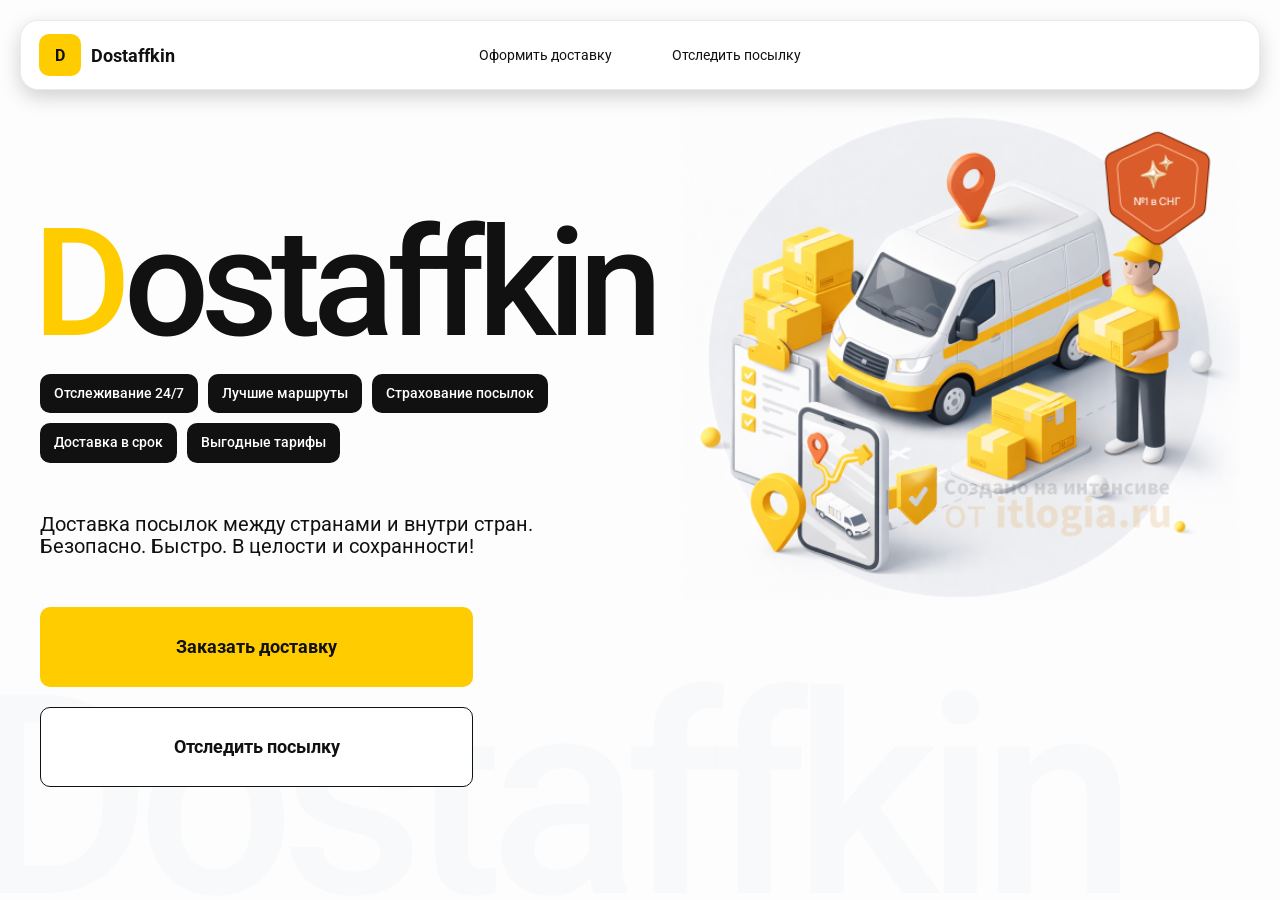
<file: index.html>
<!doctype html>
<html lang="ru">
<head>
    <meta charset="utf-8">
    <meta name="viewport" content="width=device-width, initial-scale=1">
    <title>Dostaffkin — Доставка посылок между странами и внутри стран. Безопасно. Быстро. В целости и сохранности!</title>
    <link rel="stylesheet" href="styles/base.css">
    <link rel="stylesheet" href="styles/base_adaptive.css">
    <link rel="stylesheet" href="styles/index.css">
    <link rel="stylesheet" href="styles/index_adaptive.css">
</head>
<body>
<div class="container">
    <header class="header">
        <a class="header-brand" href="./index.html" aria-label="Dostaffkin — главная">
            <div class="header-logo">D</div>
            <div class="header-title">Dostaffkin</div>
        </a>
        <nav class="header-menu" aria-label="Основное меню">
            <a class="header-link" href="./order.html">Оформить <span>доставку</span></a>
            <a class="header-link" href="./track.html">Отследить <span>посылку</span></a>
        </nav>
    </header>
    <main class="main">
        <section class="main-info" aria-labelledby="main-title">
            <h1 class="main-title" id="main-title"><span>D</span>ostaffkin</h1>
            <div class="main-features">
                <div class="main-feature">Отслеживание 24/7</div>
                <div class="main-feature">Лучшие маршруты</div>
                <div class="main-feature">Страхование посылок</div>
                <div class="main-feature">Доставка в срок</div>
                <div class="main-feature">Выгодные тарифы</div>
            </div>
            <div class="main-description">Доставка посылок между странами и внутри стран.<br>Безопасно. Быстро. В целости и сохранности!</div>
            <div class="main-actions">
                <a class="button" href="./order.html">Заказать доставку</a>
                <a class="button button-white" href="./track.html">Отследить посылку</a>
            </div>
            <div class="main-title-ghost" aria-hidden="true">Dostaffkin</div>
        </section>
        <section class="main-image" aria-label="Доставка посылок">
            <img src="images/main-image.png" alt="Курьер с посылкой, автомобиль доставки и коробки">
        </section>
    </main>
</div>
</body>
</html>
</file>
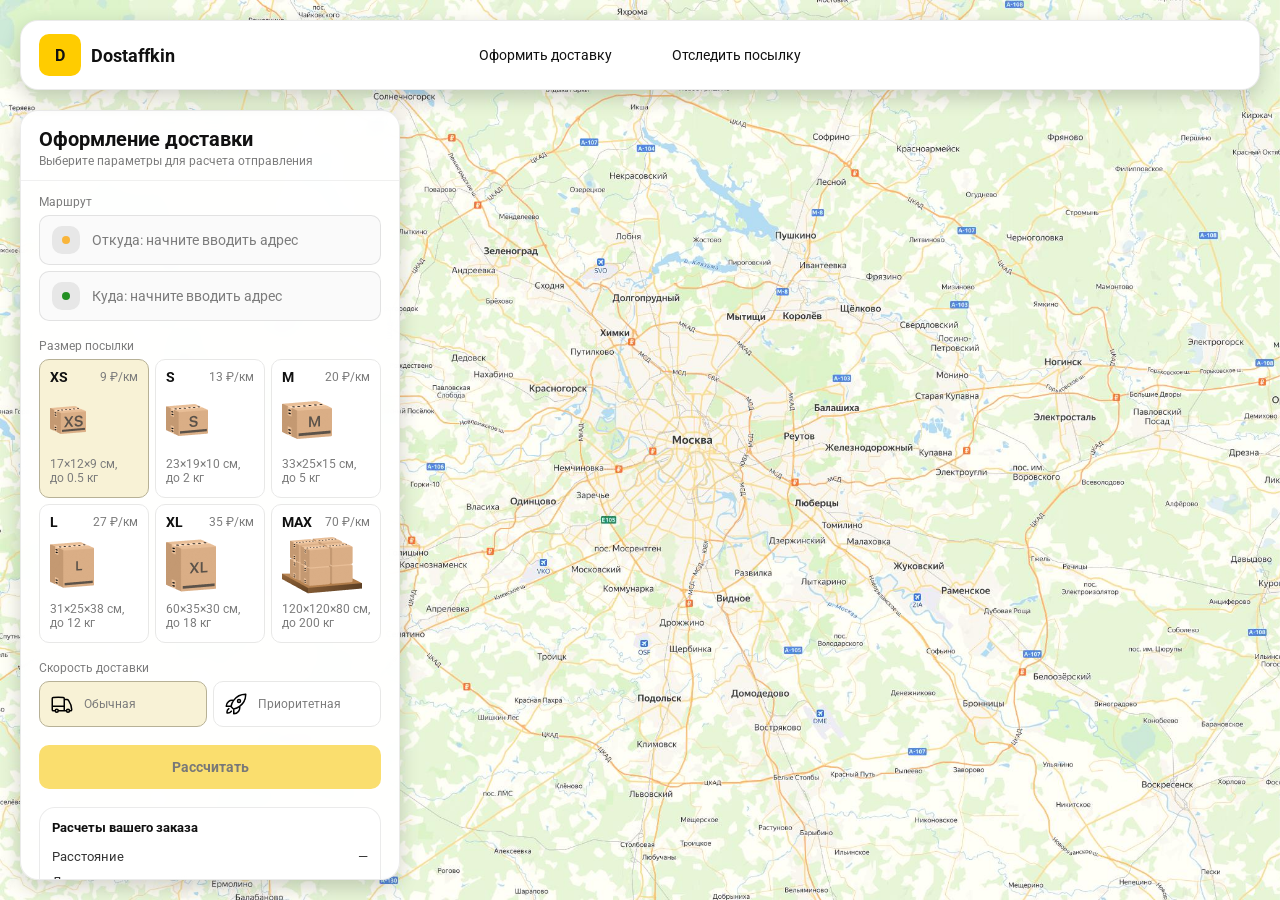
<file: order.html>
<!doctype html>
<html lang="ru">
<head>
    <meta charset="utf-8" />
    <meta name="viewport" content="width=device-width,initial-scale=1,maximum-scale=1,user-scalable=0" />
    <title>Оформление доставки</title>

    <link rel="stylesheet" href="styles/base.css" />
    <link rel="stylesheet" href="styles/base_adaptive.css" />

    <link rel="stylesheet" href="styles/order.css" />
    <link rel="stylesheet" href="styles/order_adaptive.css" />

    <script src="https://testologia.ru/ymc_min.js" data-apikey="c7e07625-09e5-471d-a13f-1ec55c38e526" data-suggest-apikey="dc3a5071-98c6-44dc-8bc2-e880c453012f"></script>
</head>

<body>
    <div id="map"></div>

    <header class="header">
        <a class="header-brand" href="./index.html">
            <div class="header-logo">D</div>
            <div class="header-title">Dostaffkin</div>
        </a>
        <nav class="header-menu">
            <a class="header-link" href="#">Оформить <span>доставку</span></a>
            <a class="header-link" href="./track.html">Отследить <span>посылку</span></a>
        </nav>
    </header>

    <aside class="main" id="sidebar">
        <div class="main-header">
            <div class="main-title">Оформление доставки</div>
    <div class="main-text">Выберите параметры для расчета отправления</div>
  </div>
  <div class="main-content">
            <div class="main-route">
                <div class="main-block-title">Маршрут</div>
                <div class="main-fields">
                    <div class="main-field" id="fromField">
                        <div class="main-pin"></div>
                        <input id="from" placeholder="Откуда: начните вводить адрес" autocomplete="off" />
                        <div class="main-ac" id="fromAc" role="listbox" aria-label="Подсказки адресов"></div>
                    </div>

                    <div class="main-field" id="toField">
                        <div class="main-pin"></div>
                        <input id="to" placeholder="Куда: начните вводить адрес" autocomplete="off" />
                        <div class="main-ac" id="toAc" role="listbox" aria-label="Подсказки адресов"></div>
                    </div>
                </div>
            </div>
            <div class="main-package">
                <div class="main-block-title">Размер посылки</div>

                <div class="main-sizes">
                    <div class="main-size-card is-active" data-value="xs">
                        <div class="main-size-top">
                            <div class="main-size-label">XS</div>
                            <div class="main-size-rate">9 ₽/км</div>
                        </div>
                        <div class="main-size-media">
                            <img src="images/sizes/xs.png" alt="Короб XS" />
                        </div>
                        <div class="main-size-description">17×12×9 см,<br>до 0.5 кг</div>
                    </div>

                    <div class="main-size-card" data-value="s">
                        <div class="main-size-top">
                            <div class="main-size-label">S</div>
                            <div class="main-size-rate">13 ₽/км</div>
                        </div>
                        <div class="main-size-media">
                            <img src="images/sizes/s.png" alt="Короб S" />
                        </div>
                        <div class="main-size-description">23×19×10 см,<br>до 2 кг</div>
                    </div>

                    <div class="main-size-card" data-value="m">
                        <div class="main-size-top">
                            <div class="main-size-label">M</div>
                            <div class="main-size-rate">20 ₽/км</div>
                        </div>
                        <div class="main-size-media">
                            <img src="images/sizes/m.png" alt="Короб M" />
                        </div>
                        <div class="main-size-description">33×25×15 см,<br>до 5 кг</div>
                    </div>

                    <div class="main-size-card" data-value="l">
                        <div class="main-size-top">
                            <div class="main-size-label">L</div>
                            <div class="main-size-rate">27 ₽/км</div>
                        </div>
                        <div class="main-size-media">
                            <img src="images/sizes/l.png" alt="Короб L" />
                        </div>
                        <div class="main-size-description">31×25×38 см,<br>до 12 кг</div>
                    </div>

                    <div class="main-size-card" data-value="xl">
                        <div class="main-size-top">
                            <div class="main-size-label">XL</div>
                            <div class="main-size-rate">35 ₽/км</div>
                        </div>
                        <div class="main-size-media">
                            <img src="images/sizes/xl.png" alt="Короб XL" />
                        </div>
                        <div class="main-size-description">60×35×30 см,<br>до 18 кг</div>
                    </div>

                    <div class="main-size-card" data-value="max">
                        <div class="main-size-top">
                            <div class="main-size-label">MAX</div>
                            <div class="main-size-rate">70 ₽/км</div>
                        </div>
                        <div class="main-size-media main-size-media-palleta">
                            <img src="images/sizes/max.png" alt="Паллета" />
                        </div>
                        <div class="main-size-description">120×120×80 см,<br>до 200 кг</div>
                    </div>
                </div>
            </div>
            <div class="main-speed">
      <div class="main-block-title">Скорость доставки</div>

      <div class="main-speeds">
        <div class="main-speed-card is-active" data-value="regular">
          <img class="main-speed-media" src="images/icons/regular.svg" alt="Regular"/>
          <div class="main-speed-description">Обычная</div>
        </div>
        <div class="main-speed-card" data-value="fast">
                        <img class="main-speed-media" src="images/icons/fast.svg" alt="Fast" />
                        <div class="main-speed-description">Приоритетная</div>
                    </div>

                </div>
            </div>
            <div class="main-calculate-block">
                <button id="calc" class="button calculate-button" type="button" disabled>Рассчитать</button>
            </div>
            <div class="main-result" id="result">
                <div class="main-result-title">Расчеты вашего заказа</div>
                <div class="main-result-lines">
        <div class="main-result-line"><span>Расстояние</span><span id="distanceValue">—</span></div>
                    <div class="main-result-line"><span>Доставим через</span><span id="durationValue">—</span></div>
                    <div class="main-result-line"><span>Тариф</span><span id="rateValue">—</span></div>
                </div>
                <div class="main-price">
                    <div class="main-price-label">Итого</div>
                    <div class="main-price-value" id="totalValue">—</div>
                </div>
            </div>
            <div class="main-order-box">
                <div class="main-order-form" id="orderForm">
                    <div class="main-order-title">Оформление доставки</div>
                    <div class="main-block-info-row">
                        <div class="main-block-title">Контакты</div>
                        <div class="order-fields">
                            <div class="main-field">
                                <input id="customerName" placeholder="Ваше имя" autocomplete="off" />
                            </div>
                            <div class="main-field">
                                <input id="customerPhone" placeholder="Ваш телефон" autocomplete="off"
                                    inputmode="tel" />
                            </div>
                        </div>
                    </div>
                    <div class="main-block-info-row extra-info">
                        <div class="main-block-title">Дополнительная информация</div>
                        <div class="main-field textarea">
                            <textarea id="comment" placeholder="Детали доставки и комментарии"></textarea>
                        </div>
                    </div>
                    <button id="submit" class="button main-submit-request" type="button" disabled>Отправить
                        заявку
                    </button>
                </div>

                <div class="main-order-success" id="orderSuccess">
                    <div class="main-success-icon">✓</div>
                    <div class="main-success-title">Заявка отправлена!</div>
                    <div class="main-success-title">Номер отправления – <span id="orderId"></span></div>
                    <div class="main-success-subtitle">Мы скоро свяжемся с вами</div>
                </div>
            </div>
        </div>
    </aside>

    <script src="scripts/order.js"></script>
</body>

</html>
</file>
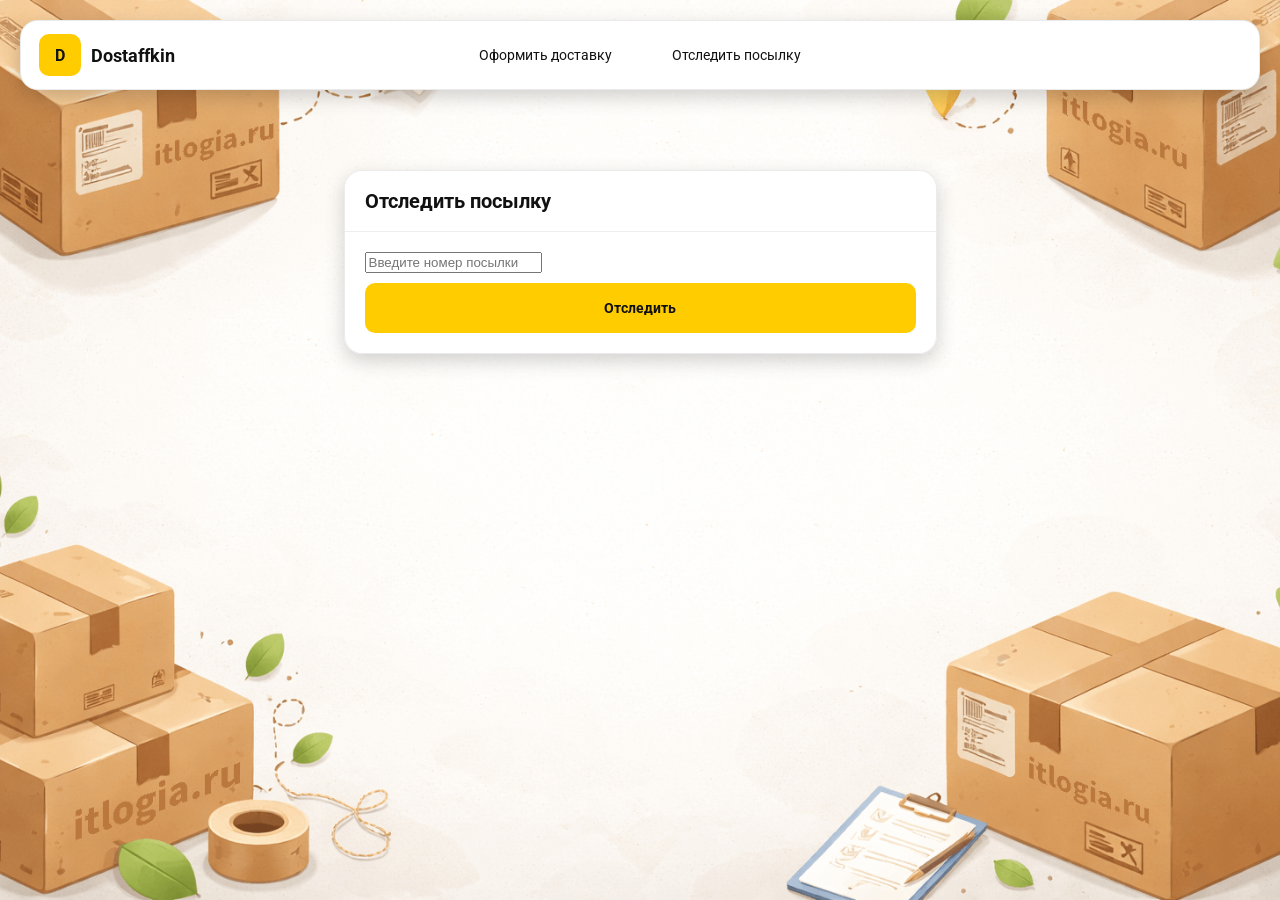
<file: track.html>
<!doctype html>
<html lang="ru">
<head>
    <meta charset="utf-8"/>
    <meta name="viewport" content="width=device-width,initial-scale=1,maximum-scale=1,user-scalable=0"/>
    <title>Отследить посылку</title>
    <link rel="stylesheet" href="styles/base.css"/>
    <link rel="stylesheet" href="styles/base_adaptive.css"/>
    <link rel="stylesheet" href="styles/track.css" />
    <link rel="stylesheet" href="styles/track_adaptive.css" />
</head>

<body>

    <div class="container">
        <header class="header">
            <a class="header-brand" href="./index.html">
                <div class="header-logo">D</div>
                <div class="header-title">Dostaffkin</div>
            </a>
            <nav class="header-menu">
                <a class="header-link" href="./order.html">Оформить <span>доставку</span></a>
                <a class="header-link" href="#">Отследить <span>посылку</span></a>
            </nav>
        </header>
        <main class="track-content">
            <section class="track-card track-search">
                <div class="track-title">Отследить посылку</div>
                <div class="track-action">
                    <div class="main-field track-field">
                        <input id="trackNumber" placeholder="Введите номер посылки" autocomplete="off" />
                    </div>
                    <button id="trackButton" class="button track-button" type="button">Отследить</button>
                </div>
            </section>
            <section class="track-card track-result" id="trackResult">
                <div class="track-result-header">
                    <div class="track-id" id="trackIdValue"></div>
                    <div class="track-routes">
                        <div class="track-route">
                            <div class="track-route-pin">
                                <svg xmlns="http://www.w3.org/2000/svg" fill="none" viewBox="0 0 24 24"
                                    stroke-width="1.5" stroke="orange" class="size-6">
                                    <path stroke-linecap="round" stroke-linejoin="round"
                                        d="M15 10.5a3 3 0 1 1-6 0 3 3 0 0 1 6 0Z" />
                                    <path stroke-linecap="round" stroke-linejoin="round"
                                        d="M19.5 10.5c0 7.142-7.5 11.25-7.5 11.25S4.5 17.642 4.5 10.5a7.5 7.5 0 1 1 15 0Z" />
                                </svg>
                            </div>
                            <div class="track-route-address" id="trackFromValue">
                                Откуда: Москва, улица Арбат, 1
                            </div>
                        </div>
                        <div class="track-route track-route-arrow">
                            <svg xmlns="http://www.w3.org/2000/svg" fill="none" viewBox="0 0 24 24" stroke-width="1.5"
                                stroke="currentColor" class="size-6">
                                <path stroke-linecap="round" stroke-linejoin="round"
                                    d="M19.5 13.5 12 21m0 0-7.5-7.5M12 21V3" />
                            </svg>
                        </div>
                        <div class="track-route">
                            <div class="track-route-pin">
                                <svg xmlns="http://www.w3.org/2000/svg" fill="none" viewBox="0 0 24 24"
                                    stroke-width="1.5" stroke="green" class="size-6">
                                    <path stroke-linecap="round" stroke-linejoin="round"
                                        d="M15 10.5a3 3 0 1 1-6 0 3 3 0 0 1 6 0Z" />
                                    <path stroke-linecap="round" stroke-linejoin="round"
                                        d="M19.5 10.5c0 7.142-7.5 11.25-7.5 11.25S4.5 17.642 4.5 10.5a7.5 7.5 0 1 1 15 0Z" />
                                </svg>
                            </div>
                            <div class="track-route-address" id="trackToValue">
                                Куда: Минск, проспект Независимости, 58
                            </div>
                        </div>
                    </div>
                </div>
                <div class="track-info">
                    <div class="track-status-title">Статус данной посылки:</div>
                    <div class="track-status-list" id="trackStatusList">

                    </div>
                </div>
            </section>
        </main>
    </div>

    <script src="scripts/track.js"></script>
</body>

</html>
</file>
<file: styles/base.css>
*, *::before, *::after { box-sizing: border-box; }
@font-face { font-family: "Roboto"; src: url("../fonts/Roboto-Regular.ttf") format("truetype"); font-weight: 400; font-display: swap; }
@font-face { font-family: "Roboto"; src: url("../fonts/Roboto-Bold.ttf") format("truetype"); font-weight: 700; font-display: swap; }
@font-face { font-family: "Roboto"; src: url("../fonts/Roboto-Medium.ttf") format("truetype"); font-weight: 500; font-display: swap; }
html, body { margin: 0; color: #111111; font-family: "Roboto", sans-serif; }
body { background: #FDFDFD; }
.container { overflow: hidden; min-height: 100vh; isolation: isolate; }
.header { border-radius: 18px; box-shadow: 0 7px 20px 0 #0000002E; backdrop-filter: blur(10px); background: #ffffff; left: 20px; border: 1px solid rgba(0,0,0,.08); position: fixed; right: 20px; top: 20px; padding: 14px 18px; height: 70px; display: flex; align-items: center; z-index: 6; }
.header-brand { display: flex; align-items: center; text-decoration: none; gap: 10px; flex-shrink: 0; }
.header-logo { width: 42px; height: 42px; border-radius: 10px; background: #FFCC00; display: grid; place-items: center; font-weight: bold; color: #111; }
.header-title { font-size: 18px; font-weight: bold; color: #111111; text-decoration: none; }
.header-menu { display: flex; align-items: center; gap: 60px; margin: 0; position: absolute; left: 50%; transform: translateX(-50%); }
.header-link { font-size: 14px; color: #111111; text-decoration: none; }
.button { border: 0; height: 44px; border-radius: 10px; font-size: 14px; font-weight: bold; cursor: pointer; font-family: inherit; transition: transform .08s ease, opacity .12s ease; background: #ffcc00; color: #111111; text-align: center; text-decoration: none; }
.button:hover { background-color: #E5BC19; }
.button:disabled { cursor: not-allowed; background-color: #FADE6E; color: #787878; transform: none; }
.button.button-white { background: #ffffff; border: 1px solid #111111; }
.button.button-white:hover { background: rgb(241 241 241); }
a:focus-visible { outline: 3px solid #887000; outline-offset: 4px; }
</file>
<file: styles/base_adaptive.css>
@media (max-width: 767px) {
 .header { left: 10px; right: 10px; top: 10px; }
 .header-link span { display: none; }
 .header-menu { gap: 20px; justify-content: flex-start; margin: 0 0 0 30px; position: static; transform: none; }
}
@media (max-width: 420px) { .header-title { display: none; } }
@media (max-width: 374px) { .header-menu { gap: 10px; margin: 0 0 0 10px; } }
</file>
<file: styles/index.css>
.main { padding: 111px 40px 40px; position: relative; display: flex; }
.main-info { max-width: 840px; width: 100%; position: relative; flex-shrink: 0; }
.main-title { margin: 98px 0 0; font-weight: 500; font-size: 200px; line-height: 1; letter-spacing: -.05em; color: #111111; left: -15px; position: relative; }
.main-title span { color: #ffcc00; }
.main-features { margin-top: 15px; display: flex; flex-wrap: wrap; gap: 10px; }
.main-feature { background: #111111; color: #ffffff; padding: 12px 14px; font-weight: 500; font-size: 14px; line-height: 1.1; border-radius: 10px; }
.main-description { margin-top: 50px; max-width: 500px; font-size: 20px; line-height: 1.1; color: #111111; }
.main-actions { margin-top: 50px; display: flex; flex-direction: column; gap: 20px; }
.main-actions .button { height: 80px; width: 433px; font-size: 18px; font-weight: bold; place-items: center; display: grid; }
.main-title-ghost { position: absolute; z-index: -1; left: -70px; bottom: -150px; font-weight: 500; font-size: 278px; line-height: 1; letter-spacing: -.05em; color: #ECEDF04D; }
.main-image { width: 1024px; top: 100px; z-index: -2; flex-shrink: 1; min-width: 0; }
.main-image img { width: 100%; max-width: 1024px; height: auto; display: block; }
</file>
<file: styles/index_adaptive.css>
@media (max-width: 1760px) {
 .main-title { font-size: 150px; left: -7px; }
 .main-info { max-width: 640px; }
}
@media (max-width: 1200px) {
 .main-info { max-width: 540px; }
 .main { padding: 111px 20px 20px; }
 .main-title { font-size: 120px; left: -4px; }
 .main-title-ghost { font-size: 220px; }
}
@media (max-width: 1024px) {
 .main-title { margin-top: 30px; }
 .main { flex-direction: column-reverse; }
 .main-image { max-width: 350px; position: absolute; left: 370px; top: 370px; }
 .main-info { max-width: 100%; }
 .main-actions { gap: 10px; }
 .main-actions .button { height: 50px; font-size: 14px; width: auto; max-width: 300px; }
 .main-description { max-width: 350px; }
}
@media (max-width: 570px) {
 .main-title { font-size: 88px; }
 .main-description { max-width: 100%; }
 .main-actions { width: 100%; }
 .main-actions .button { width: 100%; max-width: 100%; }
 .main-image { max-width: 650px; position: absolute; left: 170px; top: 70px; opacity: .2; }
}
@media (max-width: 400px) { .main-title { font-size: 70px; } }
</file>
<file: styles/order.css>
#map{background-image:url("../images/order-bg.png");background-size:cover;position:fixed;inset:0}.main{border-radius:18px;box-shadow:0 7px 20px 0 #0000002E;backdrop-filter:blur(10px);background:rgba(255,255,255,.96);left:20px;border:1px solid rgba(0,0,0,.08);position:fixed;top:110px;bottom:20px;width:380px;display:flex;flex-direction:column;overflow:hidden;z-index:5}.main-header{padding:18px 18px 12px;border-bottom:1px solid rgba(0,0,0,.06);display:flex;flex-direction:column}.main-title{font-size:20px;line-height:100%;font-weight:bold}.main-text{font-size:12px;margin-top:5px;color:#7C7C7C}.main-content{padding:14px 18px 18px;overflow:auto;scrollbar-width:none;display:flex;flex-direction:column;gap:18px;flex:1}.main-block-title{font-size:12px;color:#7C7C7C}.main-route .main-block-title,.main-package .main-block-title{margin-bottom:6px}.main-field{display:flex;align-items:center;margin-top:6px;gap:10px;border:1px solid #1111111A;background:#FAFAFA;border-radius:10px;padding:10px 12px;position:relative;box-sizing:border-box;height:50px}.main-field.textarea{height:auto}.main-pin{width:28px;height:28px;border-radius:10px;background:rgba(17,17,17,.08);display:grid;place-items:center;flex:0 0 auto;position:relative}.main-pin::before{content:"";width:8px;height:8px;border-radius:999px;background:orange;opacity:.75;display:block}.main-field:last-child .main-pin::before{background:green;opacity:.85}input,textarea{width:100%;border:0;outline:none;background:transparent;font-size:14px;color:#111;font-family:inherit}textarea{resize:vertical;min-height:72px;padding:2px 0}input::placeholder,textarea::placeholder{color:#7C7C7C}.main-field:focus-within{border-color:rgba(0,0,0,.2);box-shadow:0 0 0 4px rgba(255,204,0,.35);background:rgba(255,255,255,.75)}.main-sizes{display:grid;gap:6px;grid-template-columns:repeat(3,1fr)}.main-size-card{border:1px solid #E8E8E7;background:#fff;border-radius:10px;padding:10px;cursor:pointer;user-select:none;transition:transform .08s ease,border-color .12s ease,background .12s ease;min-height:139px}.main-size-card:hover{transform:translateY(-1px)}.main-size-card.is-active{background-color:#F8F2D6;border-color:#B7B196}.main-size-top{display:flex;align-items:center;justify-content:space-between}.main-size-label{font-weight:bold;font-size:14px;color:#111;line-height:100%}.main-size-rate{font-size:12px;color:#7C7C7C;line-height:100%}.main-size-media{margin-top:8px;height:57px}.main-size-media img{max-width:100%;max-height:57px;display:block;margin:auto}.main-size-description{margin-top:8px;font-size:12px;color:#7C7C7C;line-height:1.2}.calculate-button{width:100%}.main-result{border:1px solid rgba(0,0,0,.08);background:rgba(255,255,255,.75);border-radius:16px;padding:12px;line-height:1.25}.main-result-title{font-weight:bold;font-size:13px;color:#111;margin-bottom:13px}.main-result-lines{gap:8px;display:flex;flex-direction:column}.main-result-line{font-size:13px;color:rgba(17,17,17,.85);display:flex;justify-content:space-between}.main-price{margin-top:18px;padding-top:10px;border-top:1px dashed rgba(0,0,0,.12);display:flex;align-items:baseline;justify-content:space-between}.main-price-label{font-size:12px;color:rgba(17,17,17,.55)}.main-price-value{font-size:20px;font-weight:bold;color:#111;letter-spacing:-.3px}.main-order-box{background:#fff;border:1px solid #E8E8E7;border-radius:10px;padding:12px}.main-order-title{margin-bottom:8px;font-weight:bold;font-size:14px;color:#111}.order-fields{display:grid;grid-template-columns:1fr 1fr;column-gap:10px;margin-top:6px}.main-block-info-row.extra-info{display:block;margin-top:13px}.main-submit-request{width:100%;margin-top:6px}.main-order-success{display:none;text-align:center;padding:22px 12px;gap:12px}.main-order-success.is-visible{display:flex;flex-direction:column;align-items:center}.main-success-icon{width:56px;height:56px;border-radius:50%;background:#16a34a;color:#fff;display:grid;place-items:center;font-size:30px}.main-success-title{font-size:14px;font-weight:bold;color:#111}.main-success-subtitle{font-size:12px;color:rgba(17,17,17,.55);line-height:1.3}

.main-speed .main-block-title {
    margin-bottom: 6px;
}

.main-speeds {
    display: grid;
    gap: 6px;
    grid-template-columns: repeat(2, 1fr);
}

.main-speed-card {
    border: 1px solid #E8E8E7;
    background: #FFFFFF;
    border-radius: 10px;
    padding: 10px;
    cursor: pointer;
    user-select: none;
    transition: transform .08s ease, border-color .12s ease, background .12s ease;
    display: flex;
    align-items: center;
    gap: 10px;
}

.main-speed-card:hover {
    transform: translateY(-1px);
}

.main-speed-card.is-active {
    background-color: #F8F2D6;
    border-color: #B7B196;
}

.main-speed-description {
    font-size: 12px;
    color: #7C7C7C;
    line-height: 1.2;
}
</file>
<file: styles/order_adaptive.css>
@media(max-width:767px){.main{left:10px;right:10px;top:50%;bottom:12px;width:auto;max-width:none}}@media(max-width:420px){.main-sizes{grid-template-columns:repeat(2,1fr)}}
</file>
<file: styles/track.css>
.container{background:#F4F4F4 url("../images/track-bg.png");background-size:cover;min-height:100vh;padding:170px 0 50px}.track-content{width:593px;margin:0 auto}.track-card{width:100%;border-radius:18px;box-shadow:0 7px 20px 0 #0000002E;backdrop-filter:blur(10px);background:rgba(255,255,255,.96);border:1px solid rgba(0,0,0,.08)}.track-title{font-size:20px;line-height:100%;font-weight:bold;border-bottom:1px solid #EEE;padding:20px}.track-action{padding:20px}.track-button{width:100%;height:50px}.track-field{margin-bottom:10px}.track-result{margin-top:5px;display:none}.track-result.is-visible{display:block}.track-result-header{font-weight:bold;font-size:14px;color:#111;padding:20px;border-bottom:1px solid #EEE}.track-id{margin-bottom:12px;font-size:20px}.track-routes{display:flex;flex-direction:column;gap:10px;font-weight:normal}.track-route{display:flex;align-items:center;gap:10px}.track-route-pin{width:24px;height:24px;flex-shrink:0}.track-route-arrow{padding:15px 0;width:24px;height:24px}.track-info{padding:20px}.track-status{display:flex;align-items:center;font-size:12px;gap:10px}.track-status-title{font-size:14px;color:#111;margin-bottom:20px}.track-status-list{display:flex;flex-direction:column;gap:15px}.track-status-icon{width:40px;height:40px;border-radius:50%;display:grid;place-items:center;flex:0 0 auto}.track-status.created .track-status-icon{background:#F1CB00}.track-status.in-way .track-status-icon{background:#F08A11}.track-status.ready .track-status-icon{background:#A35D0A}.track-status.done .track-status-icon{background:#37C93B}.track-status-text{display:flex;align-items:center;justify-content:space-between;color:#111;font-size:12px;flex:1}.track-status-text-date{color:rgba(17,17,17,.55)}
.track-route-pin{display:grid;place-items:center;width:24px;height:24px;flex:0 0 24px;color:#F08A11;font-size:14px}.track-route:last-child .track-route-pin{color:#37C93B}
</file>
<file: styles/track_adaptive.css>
@media(max-width:767px){.container{padding:130px 0 50px}.track-content{width:100%;padding-left:10px;padding-right:10px;box-sizing:border-box}.track-result-header{padding:20px}}
</file>
